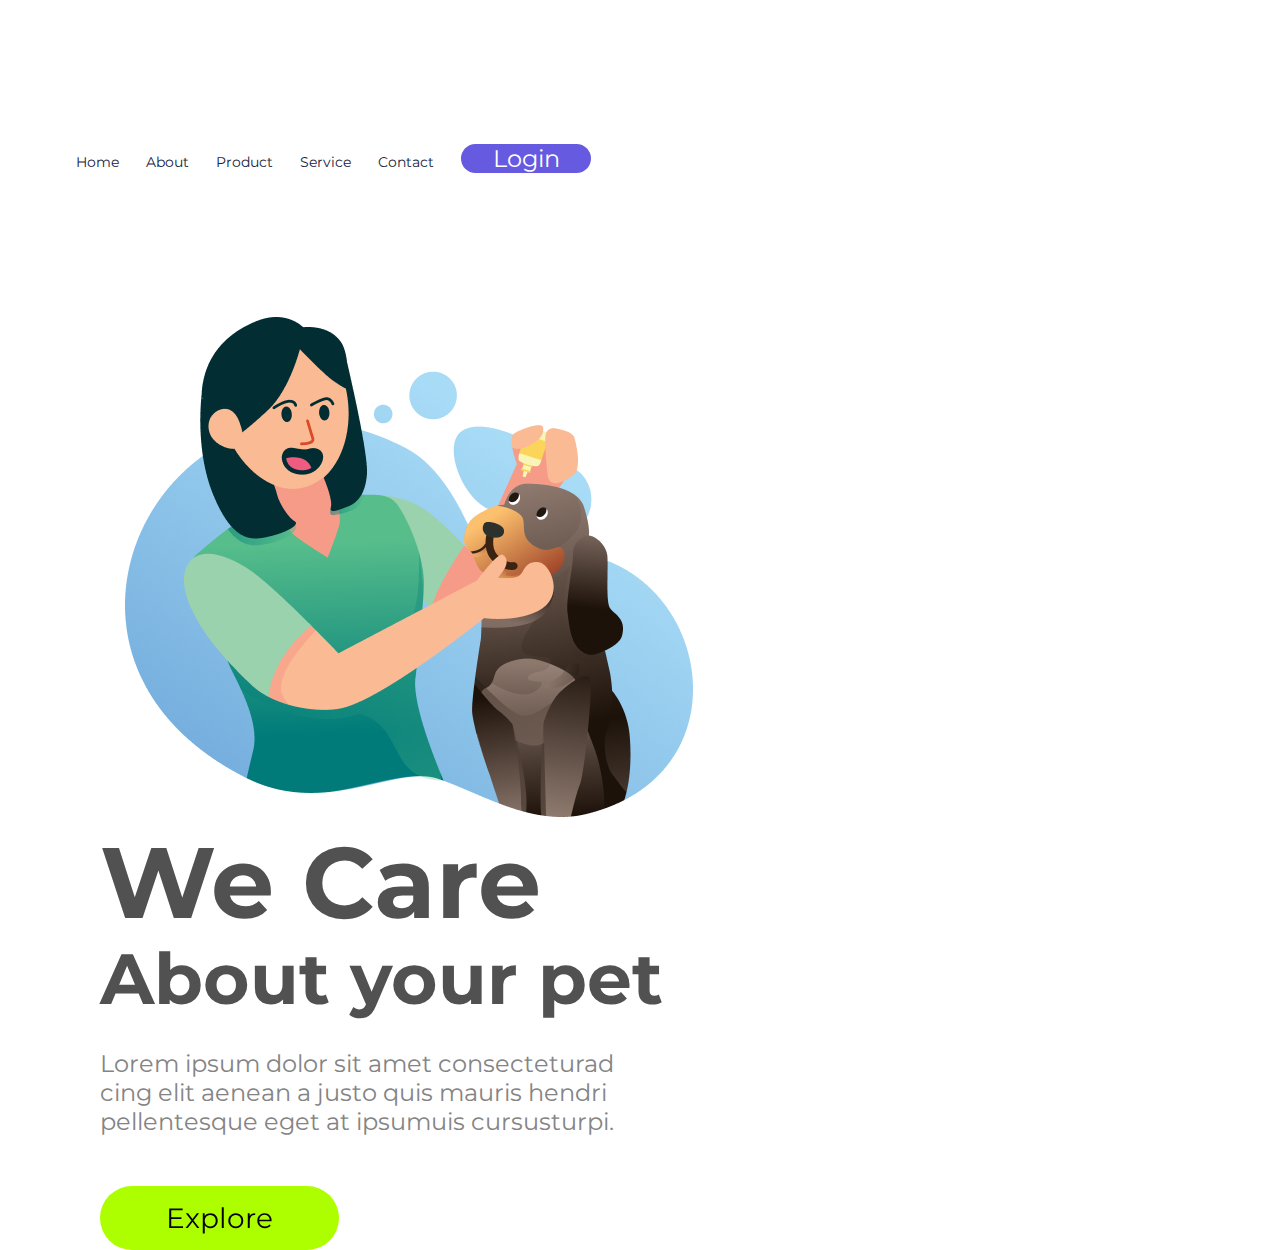
<file: index.html>
<!DOCTYPE html>
<html lang="pt-br">
  <header>
    <meta charset="UTF-8" />
    <meta name="viewport" content="width=device-width, initial-scale=1.0" />
    <title>we care</title>
    <link rel="stylesheet" href="desafio1.css" />
    <link rel="preconnect" href="https://fonts.googleapis.com" />
    <link rel="preconnect" href="https://fonts.gstatic.com" crossorigin />
    <link
      href="https://fonts.googleapis.com/css2?family=Inter:wght@300&family=Montserrat:wght@400;500;600;700;800;900&family=Roboto:ital,wght@0,100;0,300;1,100;1,300;1,400&display=swap"
      rel="stylesheet"
    />
  </header>
  <body>
    <header>
      <a class="link-header">Home</a>
      <a class="link-header">About</a>
      <a class="link-header">Product</a>
      <a class="link-header">Service</a>
      <a class="link-header">Contact</a>
      <button class="button-header">Login</button>
    </header>
    <main>
      <img
        src="./img/Illustration 2.png"
        alt="foto-do-cachorro"
        class="img-logo"
      />

      <div class="caixa">
        <h1 class="caixa1">We Care</h1>
        <h2 class="caixa2">About your pet</h2>
        <p class="caixa3">
          Lorem ipsum dolor sit amet consecteturad cing elit aenean a justo quis
          mauris hendri pellentesque eget at ipsumuis cursusturpi.
        </p>

        <button class="caixa4">Explore</button>
      </div>
      
    </main>
  </body>
</html>
</file>
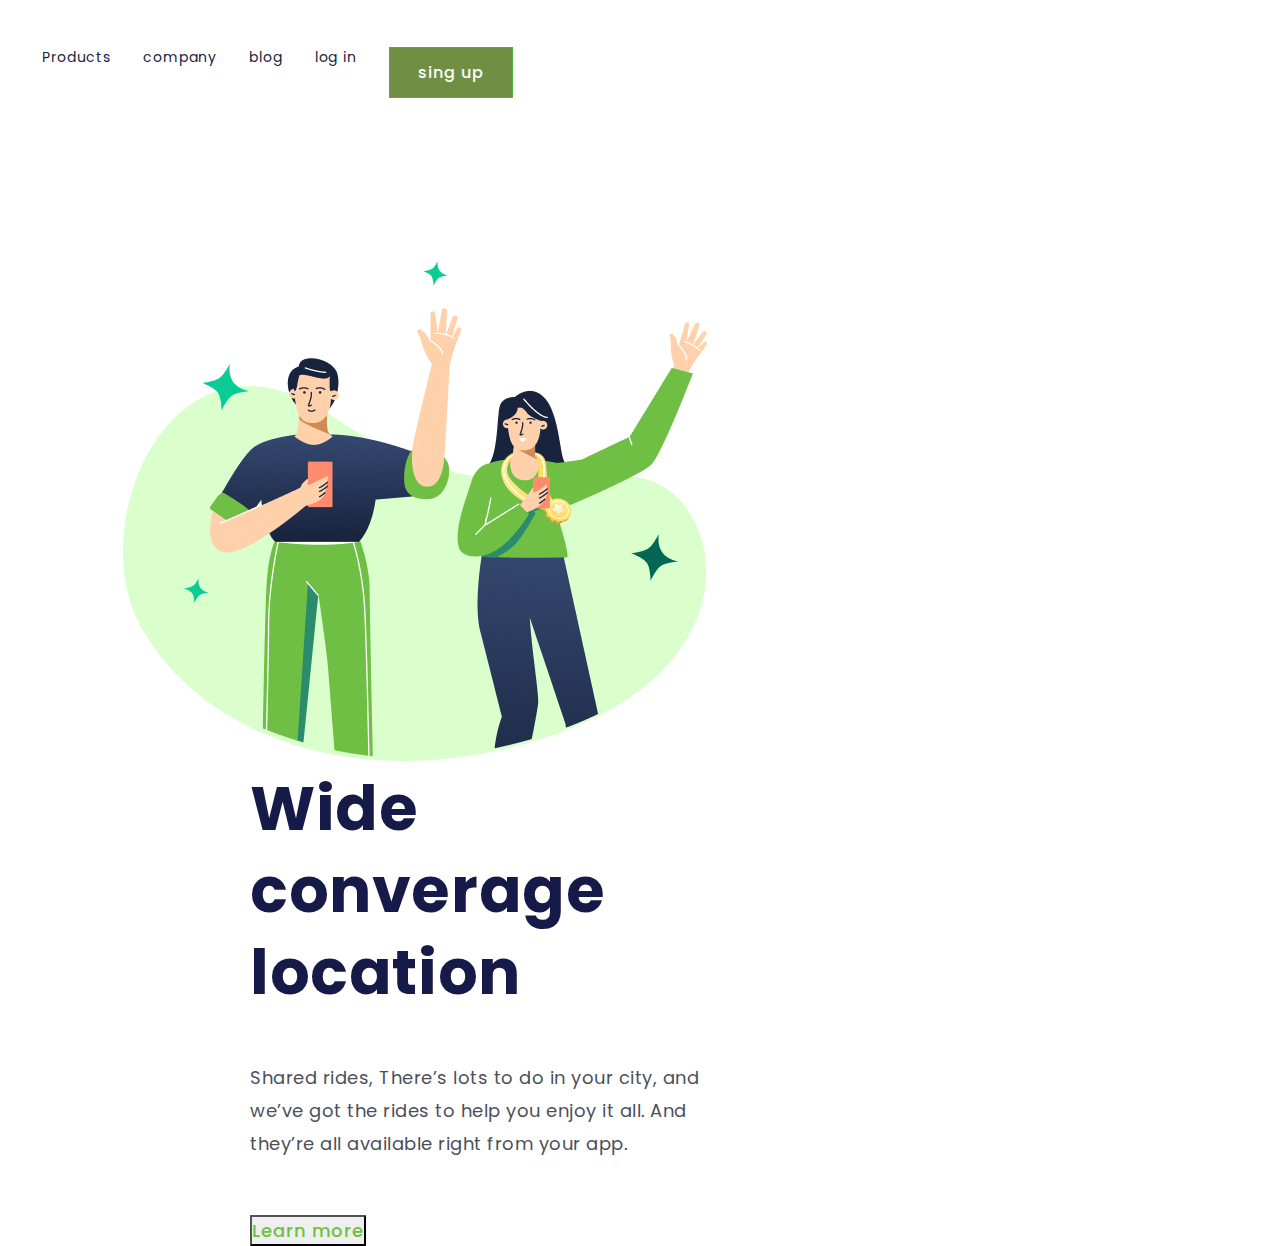
<file: desafio2.html>
<!DOCTYPE html>
<html lang="pt-br">
  <head>
    <meta charset="UTF-8" />
    <meta name="viewport" content="width=device-width, initial-scale=1.0" />
    <title>alteração</title>
    <link rel="preconnect" href="https://fonts.googleapis.com" />
    <link rel="preconnect" href="https://fonts.gstatic.com" crossorigin />
    <link rel="stylesheet" href="./desafio2.css" />
    <link
      href="https://fonts.googleapis.com/css2?family=Inter:wght@300&family=Montserrat:wght@400;500;600;700;800;900&family=Poppins:wght@400;500;700&family=Roboto:ital,wght@0,100;0,300;1,100;1,300;1,400&display=swap"
      rel="stylesheet"
    />
  </head>
  <body>
    <header>
      <a class="fonte">Products</a>
      <a class="fonte">company</a>
      <a class="fonte">blog</a>
      <a class="fonte">log in</a>
      <button class="button1">sing up</button>
    </header>

    <main>
      <img 
        src="./img/(Positive) Congratulation You get 40 point for your ride.jpg"
        alt="foto-da-menina"
      />
    </main>
      <div >
        <h1>Wide converage location</h1>
        <p>
          Shared rides, There’s lots to do in your city, and we’ve got the rides
          to help you enjoy it all. And they’re all available right from your
          app.
        </p>
        <button class="caixa-button-2">Learn more</button>
      </div>
    </main>
  </body>
</html>
</file>
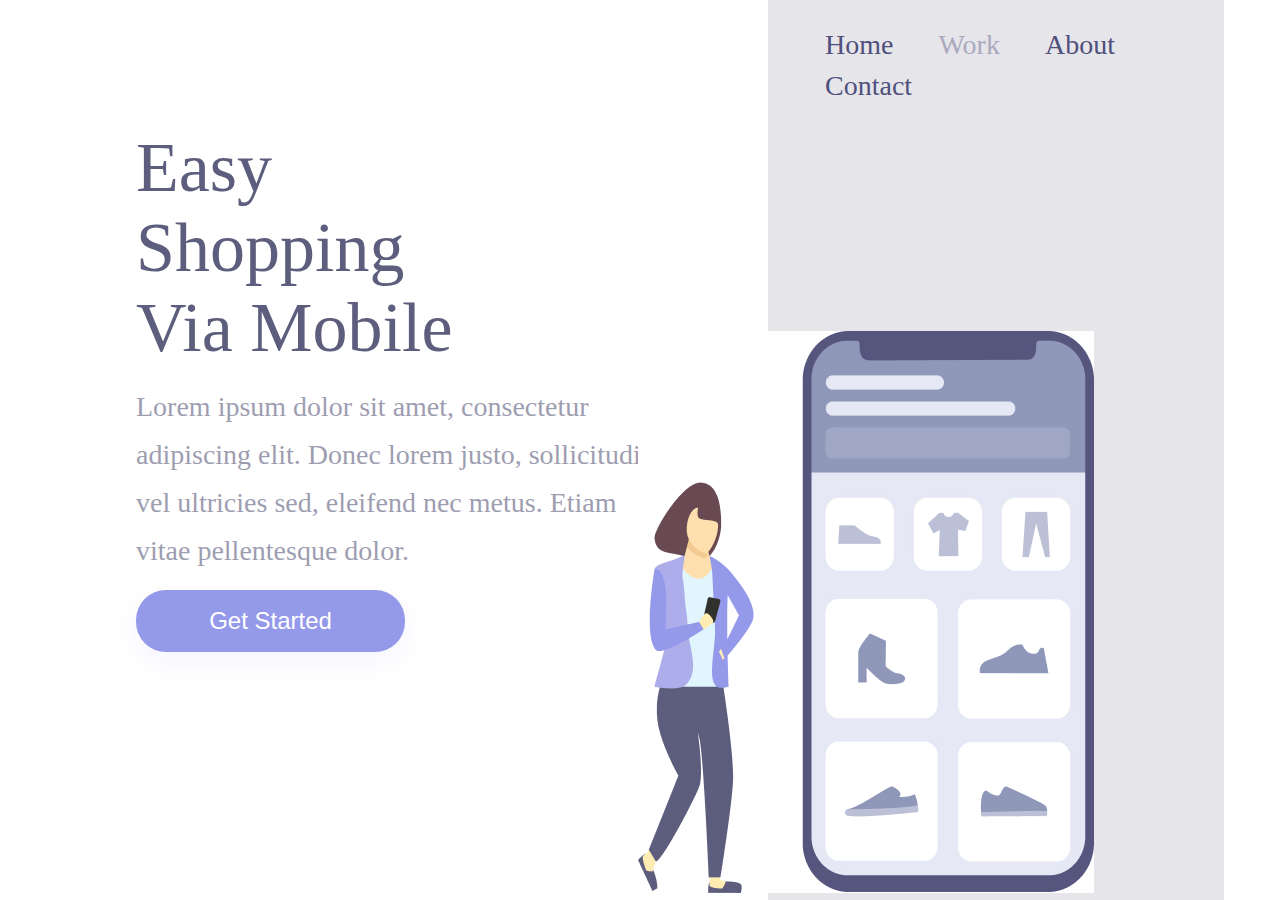
<file: desafio3.htm>
<!DOCTYPE html>
<html lang="en">
  <head>
    <meta charset="UTF-8" />
    <meta name="viewport" content="width=device-width, initial-scale=1.0" />
    <title>css projeto 3</title>
    <link rel="stylesheet" href="./desafio3.css" />
    <link rel="preconnect" href="https://fonts.googleapis.com" />
    <link rel="preconnect" href="https://fonts.gstatic.com" crossorigin />
    <link
      href="https://fonts.googleapis.com/css2?family=Inter:wght@300&family=Montserrat:wght@400;500;600;700;800;900&family=Oswald&family=Poppins:wght@400;500;700&family=Roboto:ital,wght@0,100;0,300;1,100;1,300;1,400&display=swap"
      rel="stylesheet"
    />
  </head>

  <body>
    <div class="box">
      <section class="container-left">
        <h1>Easy Shopping Via Mobile</h1>
        <p>
          Lorem ipsum dolor sit amet, consectetur adipiscing elit. Donec lorem
          justo, sollicitudin vel ultricies sed, eleifend nec metus. Etiam vitae
          pellentesque dolor.
        </p>
        <button>Get Started</button>
      </section>
      <section class="container-right">
        <header>
          <a>Home</a>
          <a>Work</a>
          <a>About</a>
          <a>Contact</a>
        </header>
        <img src="./assets/foto1.jpg" alt="foto" />
      </section>
    </div>
  </body>
</html>
</file>
<file: desafio1.css>
*{
font-family: 'Montserrat', sem serifa;;
margin: 0;
padding: 0;
box-sizing: border-box;

}

header{
    margin: 44px 0 144px 76px;

}

.link-header{

    width: 83px;
    height: 21px;
    font-size: 14px;
    line-height: 21px;
    color:  #17233D;
    cursor: pointer;
    margin-right: 23px;
    text-align: center;
}
.button-header{

    background-color: #665AE1;
    border-radius: 20.5PX;
    width: 130PX;
    height: 41Spx;
    border:none;
    font-weight: 600px;
    font-size: 24px;
    line-height: 29px;
    color: #FFFFFF;
    cursor: pointer;
}

.img-logo{
    width: 568px;
    height: 500px;
    margin-left: 125px;
    display: inline-block;
}



.caixa{

display: inline-block;
margin-left: 100px;
}

.caixa1{

    width: 513px;
    height: 122px;
    font-size: 100px;
    color: #515151;
}

.caixa2{
    font-weight:  500px;
   font-size: 71px;
   line-height: 71px;
   color: #515151;
}

.caixa3{
    font-weight: 400;
    font-size: 24px;
    line-height: 29px;
    width: 515px;
    color: #848484;
    margin-top: 35px;
    margin-bottom: 50px;


}

.caixa4{
    background:#ADFF00;
    border-radius: 40px;
    width: 239px;
    height: 64px;
    font-size: 28px;
    line-height: 35px;
    border:none;
    cursor: pointer;
    filter: drop-shadow(0px 4px 4px rgba(0,0,0,0));
    font-weight: 700px;
    font-size: 28px;
    line-height: 34px;
    color: #000000;
}
</file>
<file: desafio2.css>
*{

    font-family: 'Poppins', sans-serif;
    margin: 0;
    padding: 0;
    box-sizing: border-box;

}


header{
    
   margin-top: 47px;
   margin-left: 42px;
    display:flex

    
}

.fonte{

    font-weight: 400;
    font-size: 14px;
    line-height: 21px;
    text-align:21px ;
    letter-spacing: 0.875px;
    color: #17233D;
    margin-right: 32px;
    cursor: pointer;

   
    
}

main{
    display: inline-block
}
img{
  
    margin-top: 163px;
    margin-left: 123px;
    display: inline-block;
 

}
    

div{
    display: inline-block;
    margin-left: 250px;
    width: 500px;
    
    
}

    
h1{

font-weight: 700;
font-size: 62px;
line-height: 82px;
letter-spacing: 0.6px;
color: #161a49;


    
}
    

p{
    
font-weight: 400;
font-size: 18px;
line-height: 33px;
letter-spacing: 0.5px;
color: #4b505a;
margin-top: 47px;
margin-bottom: 55px;
    
 
  
}

.button1{

    background:#6f8f44 ;
    border: 1px solid #4cb538;
    width: 124px;
    height: 51px;
    cursor: pointer;
    font-weight: 500;
    font-size: 16px;
    line-height: 24px;
    letter-spacing: 1px;
    color: white;

    
    
}

.caixa-button-2{

    font-weight: 500;
    font-size: 18px;
    line-height: 27px;
    letter-spacing: 1px;
    color: #6fbf44;
    cursor: pointer;
    border-radius: 1px;
   

    
}




img{
  
    margin-top: 163px;
    margin-left: 123px;
    display: inline-block;

    

}
</file>
<file: desafio3.css>
*{
    margin: 0;
    padding: 0;
    box-sizing: border-box;
    font-family:  'Oswald' sans-serif;
    font-weight: 400;
}

.box{
    height: 100vh;
    width: 100vw;
}

.container-left{

    display: inline-block;
    width: 60%;
    margin-top: 10%;
    padding-left: 136px ;
}

.container-right{

    display: inline-block;
    background-color: rgba( 93,93,125,0.16) ;
     height: 100vh;
    width: 456px;
    position: absolute;
    
   
 
}

img{

    position: relative;
    top: 25%;
    right: 130px;
}

h1{

    width: 368px;
    font-size: 70px;
    line-height: 80px;
    color: #5d5d7d;


}

p{


    
    font-size: 28px;
    line-height: 48px;
    color: #5d5d7d;
    opacity: 0.6;
    margin: 15px 0;
    width: 540px;


}

button{

    width: 269px;
    height: 62px;
    background:#9499EA ;
    box-shadow: 0PX 10PX 24PX rgba(148, 153, 265, 0.097995);
    font-size:24px ;
    line-height: 36px;
    text-align: center;
    color: #ffff;
    border-radius: 30px;
    border: none;
    cursor: pointer;

}

button:hover{

    opacity: 0.8;
}
    
button:active{

    opacity: 0.5;

}

a{

    font-size: 28px;
    line-height: 41px;
    color: #50507d;
    margin-right: 41px;

}

a:nth-child(2){

    opacity: 0.4;
}

a:hover{

    opacity: 0.4;
}

header{

    margin: 24px 0 0 57px;
}
</file>
